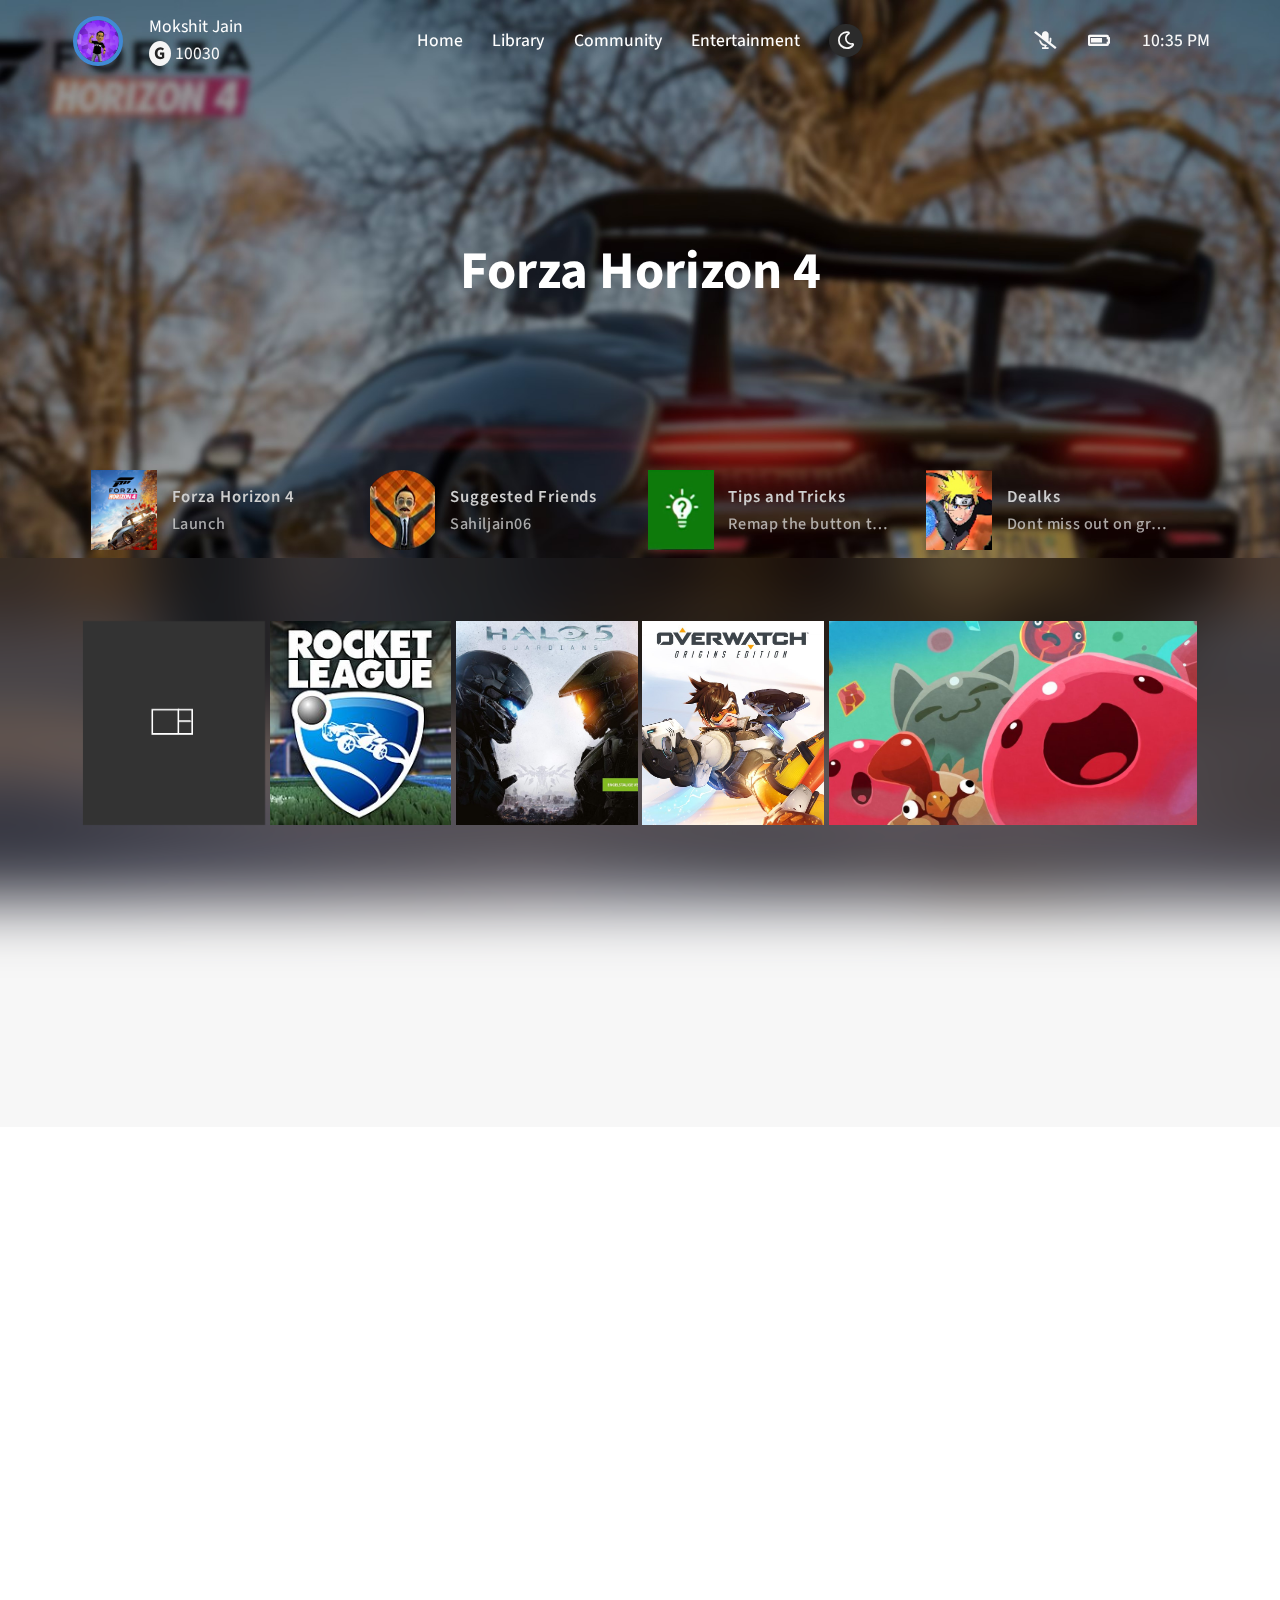
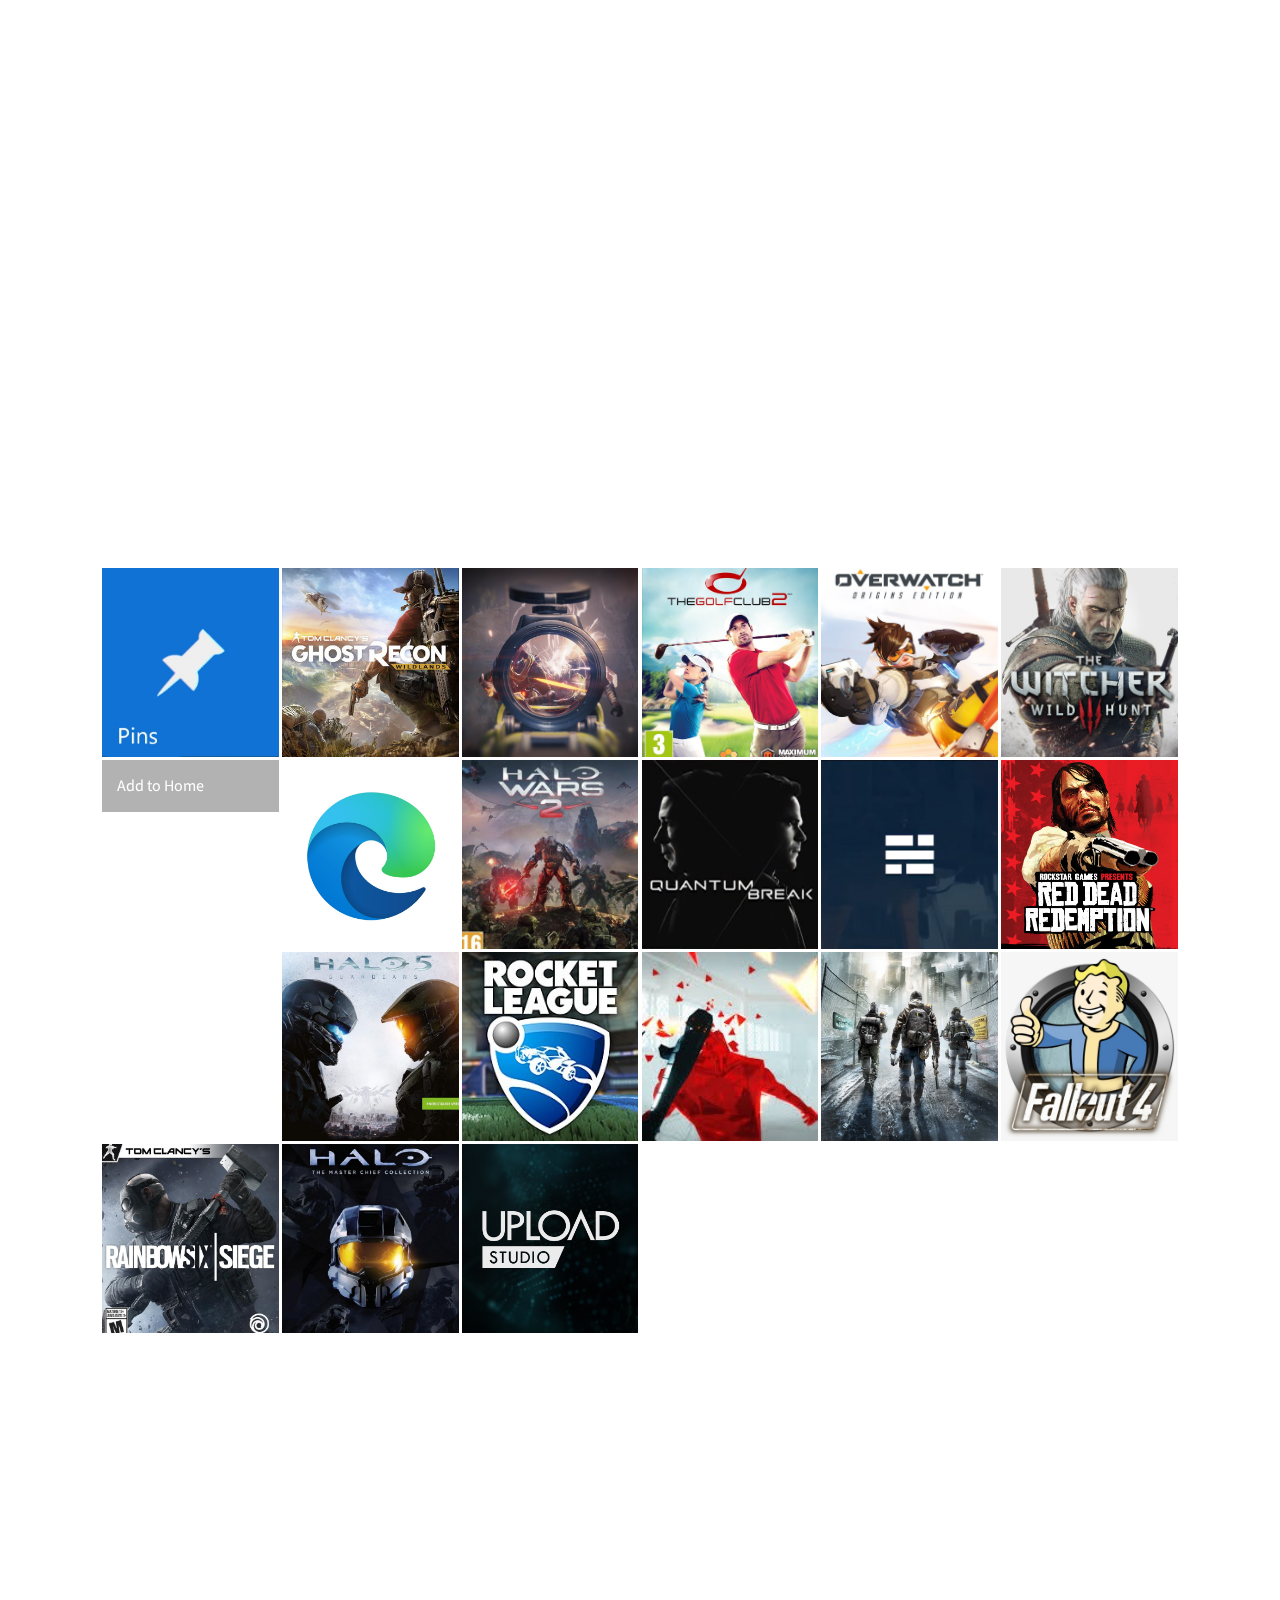
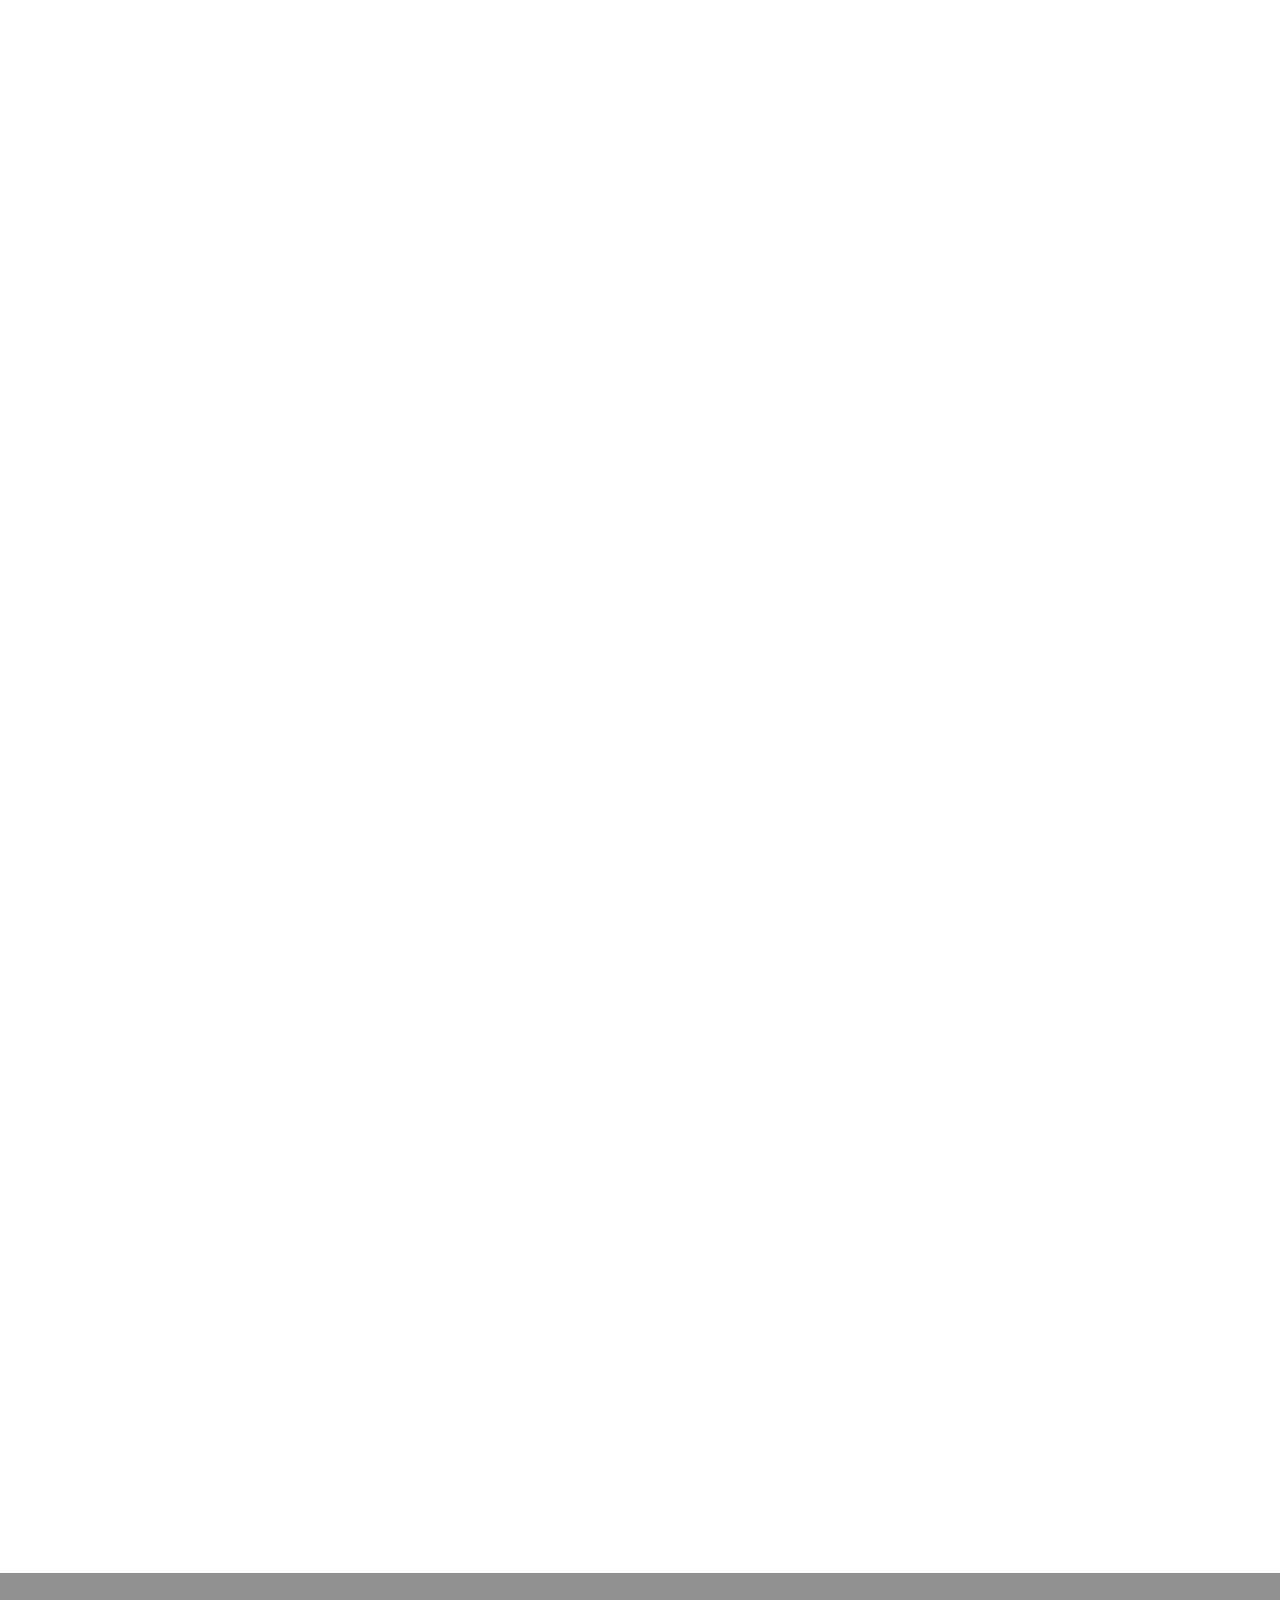
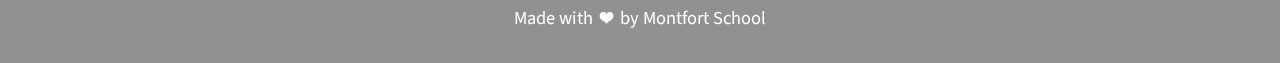
<file: index.html>
<!DOCTYPE html>
<html lang="en">

<head>
  <meta charset="UTF-8">
  <meta name="viewport" content="width=device-width, initial-scale=1.0">
  <link rel="stylesheet" href="https://use.fontawesome.com/releases/v5.7.2/css/all.css">
  <link href="https://unpkg.com/aos@2.3.1/dist/aos.css" rel="stylesheet">
  <link rel="stylesheet" href="./css/style.css">
  <script defer src="./js/app.js"></script>
  <link rel="icon" href="./assets/logo.webp">
  <title>Xbox</title>
</head>

<body>
  <nav-bar></nav-bar>

  <section id="home">
    <div class="display-area">
      <div class="header">
        <div class="title">
          <h1 data-aos="fade-down">Forza Horizon 4</h1>
        </div>

        <div class="options-list">
          <div class="option">
            <div class="img" style="background-image: url('./assets/options/game-forza.jpg');"></div>
            <div class="option-info">
              <div class="option-title">Forza Horizon 4</div>
              <div class="option-subtitle">Launch</div>
            </div>
          </div>
          <div class="option">
            <div class="img" style="background-image: url('./assets/options/friend.png');"></div>
            <div class="option-info">
              <div class="option-title">Suggested Friends</div>
              <div class="option-subtitle">Sahiljain06</div>
            </div>
          </div>
          <div class="option">
            <div class="img" style="background-image: url('./assets/options/help.jpg');"></div>
            <div class="option-info">
              <div class="option-title">Tips and Tricks</div>
              <div class="option-subtitle">Remap the button to get the most out of the game</div>
            </div>
          </div>
          <div class="option">
            <div class="img" style="background-image: url('./assets/options/naruto.jpg');"></div>
            <div class="option-info">
              <div class="option-title">Dealks</div>
              <div class="option-subtitle">Dont miss out on great anime deals.</div>
            </div>
          </div>
        </div>
      </div>
    </div>

    <div class="recent-games">
      <div class="games-list">
        <a href="/library.html">
          <game-item data-aos="fade-up" text="My games and <br /> apps" full="true"></game-item>
        </a>
        <game-item data-aos="fade-up" data-aos-delay="50" image="recent/rocket.jpg" text="Rocket League"></game-item>
        <game-item data-aos="fade-up" data-aos-delay="100" image="recent/halo.jpg" text="Halo 5"></game-item>
        <game-item data-aos="fade-up" data-aos-delay="150" image="pins/overwatch.jpg" text="Overwatch"></game-item>
        <game-item class=" game-wide" data-aos="fade-up" data-aos-delay="200" image="recent/slime-rancher.jpg"
          wide="true" text="New Games with Gold">
        </game-item>
        <game-item data-aos="fade-up" data-aos-delay="250" class="game-wide" image="recent/fortnite.png" wide="true"
          text="Fortnite on Xbox"></game-item>
      </div>
    </div>
  </section>

  <section id="about-wrapper">
    <div class="about">
      <div class="user" data-aos="fade-up">
        <img src="./assets/avatar.png" alt="Avatar">
        <div class="info">
          <p>Last seen 17h ago:</p>
          <p>Microsoft Solitaire</p>
          <p>Collection</p>
        </div>
      </div>
      <div class="invite" data-aos="fade-down">
        <p>Send a message</p>
        <p>Invite to a party</p>
      </div>
      <div class="game-area" data-aos="fade-up">
        <h1 class="game-name">
          Bane of the Kell - Destiny
        </h1>
        <div class="game-info">
          <div class="game-review">
            <div>
              <i class="far fa-heart"></i>
              503
            </div>
            <div>
              <i class="far fa-comment-alt"></i>
              36
            </div>
          </div>
          <p class="p3">
            P3
          </p>
          <div class="time">
            2y ago
          </div>
        </div>
      </div>
  </section>

  <section id="pins">
    <h1 class="heading" data-aos="fade-down">
      Pins
    </h1>
    <div class="games-grid">
      <game-item image="pins/pins.jpg"></game-item>
      <game-item image="pins/ghost-recon.jpg" text="Ghost Recon"></game-item>
      <game-item image="bane-of-kell.jpg" text="Bane of Kell"></game-item>
      <game-item image="pins/golf.jpg" text="The Golf Club"></game-item>
      <game-item image="pins/overwatch.jpg" text="Overwatch"></game-item>
      <game-item image="pins/witcher.jpg" text="Witcher"></game-item>
      <game-item image="pins/edge.jpg" text="Microsoft Edge"></game-item>
      <div class="add">
        Add to Home
      </div>
      <game-item image="pins/halo-2.jpg" text="Halo Wars"></game-item>
      <game-item image="pins/quantam.jpg" text="Quantam Break"></game-item>
      <game-item image="pins/game.jpg" text=""></game-item>
      <game-item image="pins/red.jpg" text="Red Dead Redemption"></game-item>
      <game-item image="recent/halo.jpg" text="Halo 5"></game-item>
      <game-item image="recent/rocket.jpg" text="Rocket League"></game-item>
      <game-item image="pins/superhot.jpg" text="Superhot"></game-item>
      <game-item image="pins/division.jpg" text="The Division"></game-item>
      <game-item image="pins/fallout.png" text="Fallout 4"></game-item>
      <game-item image="pins/rainbow-siege.jpg" text="Rainbow Siege"></game-item>
      <game-item image="pins/halo-master.jpg" text="Halo the Master Chief Collection"></game-item>
      <game-item image="pins/upload.png" text="Upload Studio"></game-item>
    </div>
  </section>

  <section id="game-pass">
    <div class="heading" data-aos="fade-down">
      <h1>Xbox Game Pass</h1>
      <p>Suggested</p>
    </div>
    <div class="game-pass-grid">
      <div class="game-pass-icon" data-aos="fade-up">
        <game-item image="game-pass/xbox.jpeg"></game-item>
        <div class="add">
          Add to Home
        </div>
      </div>
      <div class="game-pass-item" data-aos="fade-up" data-aos-delay="50">
        <div class="content">
          Dead Rising 3
        </div>
      </div>
      <div class="game-pass-item" style="background-image: url('./assets/game-pass/nba.jpg');" data-aos="fade-up"
        data-aos-delay="100">
        <div class="content">
          NBA 2K16
        </div>
      </div>
      <div class="game-pass-item" style="background-image: url('./assets/game-pass/saints-row.jpg');" data-aos="fade-up"
        data-aos-delay="150">
        <div class="content">
          Saints Row IV: Re-Elected
        </div>
      </div>
      <div class="game-pass-item" style="background-image: url('./assets/game-pass/dirt-rally.jpg');" data-aos="fade-up"
        data-aos-delay="200">
        <div class="content">
          DiRT Rally
        </div>
      </div>
    </div>
  </section>

  <section id="videos">
    <h1 class="heading" data-aos="fade-down">
      Game Trailers
    </h1>

    <div class="videos-grid">
      <div class="video-item" data-aos="fade-up" data-aos-delay="250">
        <iframe src="https://www.youtube.com/embed/0tUqIHwHDEc" frameborder="0"
          allow="accelerometer; autoplay; encrypted-media; gyroscope"></iframe>
      </div>
      <div class="video-item" data-aos="fade-up" data-aos-delay="50">
        <iframe src="https://www.youtube.com/embed/1DhWXAiNgfQ" frameborder="0"
          allow="accelerometer; autoplay; encrypted-media; gyroscope"></iframe>
      </div>
      <div class="video-item" data-aos="fade-up" data-aos-delay="100">
        <iframe src="https://www.youtube.com/embed/HZtc5-syeAk" frameborder="0"
          allow="accelerometer; autoplay; encrypted-media; gyroscope"></iframe>
      </div>
      <div class="video-item" data-aos="fade-up" data-aos-delay="150">
        <iframe src="https://www.youtube.com/embed/m1kfCGjOaSw" frameborder="0"
          allow="accelerometer; autoplay; encrypted-media; gyroscope"></iframe>
      </div>
      <div class="video-item" data-aos="fade-up" data-aos-delay="200">
        <iframe src="https://www.youtube.com/embed/-IJuKT1mHO8" frameborder="0"
          allow="accelerometer; autoplay; encrypted-media; gyroscope"></iframe>
      </div>
      <div class="video-item" data-aos="fade-up" data-aos-delay="300">
        <iframe src="https://www.youtube.com/embed/gT9y20K3MD4" frameborder="0"
          allow="accelerometer; autoplay; encrypted-media; gyroscope"></iframe>
      </div>
    </div>
  </section>

  <footer>
    <p>Made with &nbsp;❤&nbsp; by Montfort School</p>
  </footer>

  <script src="https://unpkg.com/aos@2.3.1/dist/aos.js"></script>
  <script>
    AOS.init({
      disable: 'mobile'
    });
  </script>
</body>

</html>
</file>
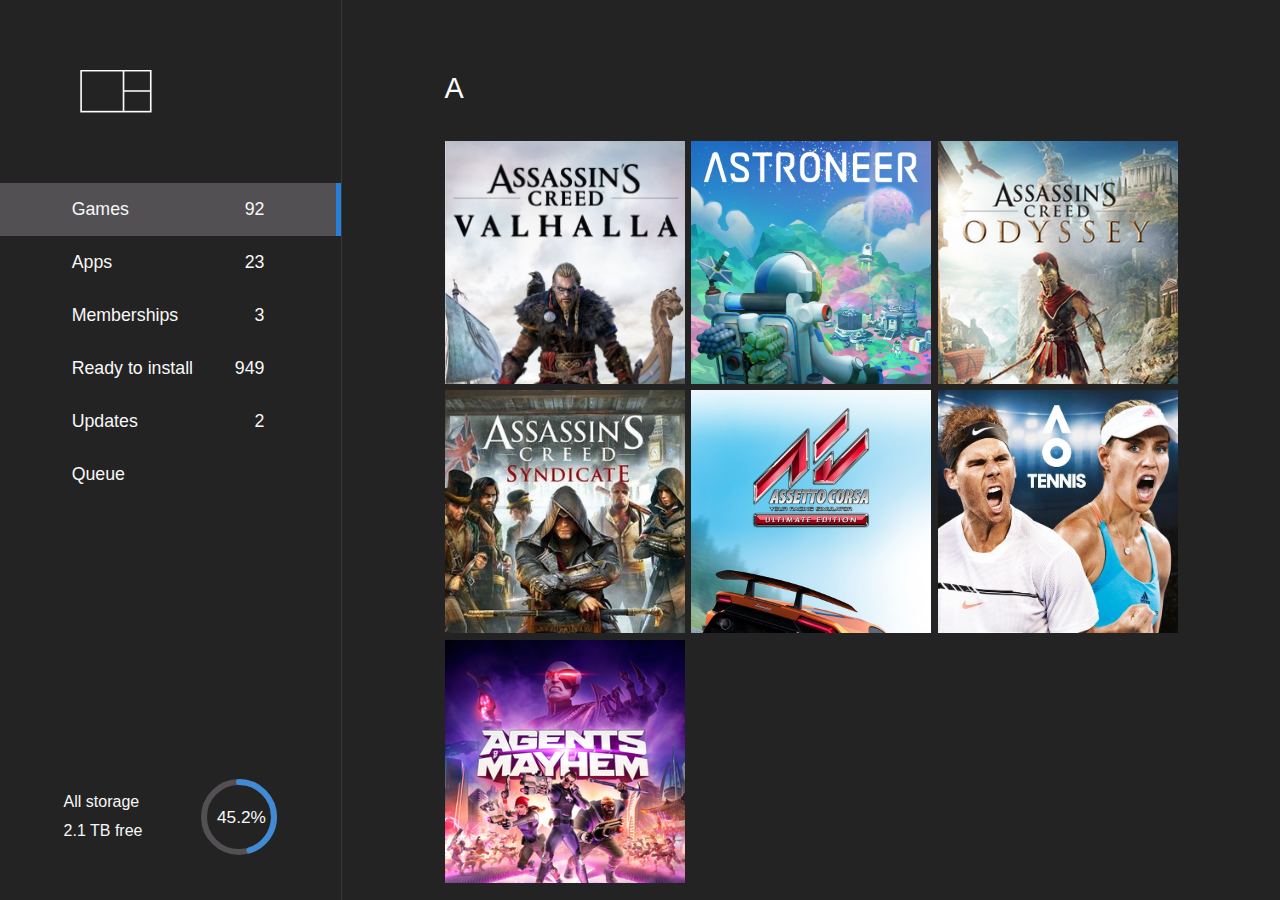
<file: library.html>
<!DOCTYPE html>
<html lang="en">

<head>
  <meta charset="UTF-8">
  <meta name="viewport" content="width=device-width, initial-scale=1.0">
  <link href="https://unpkg.com/aos@2.3.1/dist/aos.css" rel="stylesheet">
  <link rel="stylesheet" href="./css/library.css">
  <script defer src="./js/app.js"></script>
  <script defer src="./js/library.js"></script>
  <link rel="icon" href="./assets/logo.webp">
  <title>Game Library | Xbox</title>
</head>

<body>

  <nav-bar></nav-bar>
  <div class="side-bar">
    <div class="top-area">
      <div class="icon">
        <a href="/">
          <img src="./assets/library/home-transparent.png" alt="">
        </a>
      </div>
      <div class="tabs">
        <div class="tab" id="game">
          <p>Games</p>
          <span class="count">92</span>
        </div>
        <div class="tab" id="app">
          <p>Apps</p>
          <span class="count">23</span>
        </div>
        <div class="tab">
          <p>Memberships</p>
          <span class="count">3</span>
        </div>
        <div class="tab">
          <p>Ready to install</p>
          <span class="count">949</span>
        </div>
        <div class="tab">
          <p>Updates</p>
          <span class="count">2</span>
        </div>
        <div class="tab">
          <p>Queue</p>
          <span class="count"></span>
        </div>
      </div>
    </div>
    <div class="stats">
      <div class="storage">
        <p>All storage</p>
        <p>2.1 TB free</p>
      </div>
      <div class="circle-graph" id="graph" data-percent="45.2"></div>
    </div>
  </div>

  <div class="right-section">

  </div>

  <template id="game-template">
    <div class="alphabet-section">
      <div class="letter">A</div>
      <div class="section-games">
        <game-item link="true" text="Assassin's Creed Valhalla" image="library/assassin.jpg">
        </game-item>
        <game-item link="true" text="Astroneer" image="library/astroneer.jpg"></game-item>
        <game-item link="true" text="Assassin's Creed: Odyssey" image="library/assassin2.png"></game-item>
        <game-item link="true" text="Assassin's Creed: Syndicate" image="library/assassin3.jpg"></game-item>
        <game-item link="true" text="Asseto Corsa" image="library/asseto.jpg"></game-item>
        <game-item link="true" text="AO Tennis" image="library/aotennis.jpg"></game-item>
        <game-item link="true" text="Agents of Mayhem" image="library/mayhem.png"></game-item>
      </div>
    </div>
    <div class="alphabet-section">
      <div class="letter">C</div>
      <div class="section-games">
        <game-item link="true" text="Call of Duty: Infinite Warfare" image="library/callofduty.jpg"></game-item>
        <game-item link="true" text="Call of Duty: Black Ops III" image="library/callofduty2.jpg"></game-item>
        <game-item link="true" text="Call of Duty: Modern Warfare" image="library/callofduty3.jpg"></game-item>
      </div>
    </div>
    <div class="alphabet-section">
      <div class="letter">D</div>
      <div class="section-games">
        <game-item link="true" text="Dirt Rally" image="game-pass/dirt-rally.jpg"></game-item>
        <game-item link="true" text="Destiny" image="library/destiny.jpg"></game-item>
        <game-item link="true" text="Destiny 2" image="library/destiny2.jpg"></game-item>
      </div>
    </div>
  </template>

  <template id="app-template">
    <div class="alphabet-section">
      <div class="letter">A</div>
      <div class="section-games">
        <game-item link="true" text="Asseto Corsa" image="library/asseto.jpg"></game-item>
        <game-item link="true" text="Assassin's Creed: Odyssey" image="library/assassin2.png"></game-item>
        <game-item link="true" text="Astroneer" image="library/astroneer.jpg"></game-item>
        <game-item link="true" text="Assassin's Creed: Syndicate" image="library/assassin3.jpg"></game-item>
        <game-item link="true" text="Agents of Mayhem" image="library/mayhem.png"></game-item>
        <game-item link="true" text="AO Tennis" image="library/aotennis.jpg"></game-item>
        <game-item link="true" text="Assassin's Creed Chronicles: India" image="library/assassin4.jpg"></game-item>
      </div>
    </div>
    <div class="alphabet-section">
      <div class="letter">D</div>
      <div class="section-games">
        <game-item link="true" text="Destiny" image="library/destiny.jpg"></game-item>
        <game-item link="true" text="Destiny 2" image="library/destiny2.jpg"></game-item>
        <game-item link="true" text="Dirt Rally" image="game-pass/dirt-rally.jpg"></game-item>
        <game-item link="true" text="Dirt Rally" image="library/dirt4.jpg"></game-item>
      </div>
    </div>
  </template>

  </div>

  <script src="https://unpkg.com/aos@2.3.1/dist/aos.js"></script>
  <script>
    AOS.init({
      disable: 'mobile'
    });
  </script>


</body>

</html>
</file>
<file: css/style.css>
@import url("https://fonts.googleapis.com/css2?family=Source+Sans+Pro:wght@300;400;600;700&display=swap");*{margin:0;padding:0;-webkit-transition:background 200ms;transition:background 200ms;-webkit-box-sizing:border-box;box-sizing:border-box}::-webkit-scrollbar{width:11px}::-webkit-scrollbar-thumb{background:#4e484b}::-webkit-scrollbar-track{background:#cacaca}:root{--bg1: url('../assets/blur-cover.jpg');--text-color: #fff;--text-color-light: #f8f8f8;--option-title: #cecece;--option-subtitle: #e7e7e7b6;--box-shadow: #3789db;--box-border: #418ad4;--overlay: #2680da;--blur-dark: brightness(80%);--blur-light: brightness(70%);--theme: #2b2b2b;--bg-color: rgba(35, 35, 35, 0.5)}body,html{font-family:'Source Sans Pro', sans-serif;-ms-scroll-snap-type:y mandatory;scroll-snap-type:y mandatory}body{position:relative}a{text-decoration:none !important}nav{min-height:9vh;background:transparent;-ms-grid-columns:(minmax(200px, 1fr))[auto-fit];grid-template-columns:repeat(auto-fit, minmax(200px, 1fr));grid-column-gap:5px;justify-items:center;-webkit-box-align:center;-ms-flex-align:center;align-items:center;display:-ms-grid;display:grid;position:fixed;width:100%;font-size:1.1rem;top:0;left:0;z-index:100;-webkit-transition:-webkit-backdrop-filter 300ms;transition:-webkit-backdrop-filter 300ms;transition:backdrop-filter 300ms;transition:backdrop-filter 300ms, -webkit-backdrop-filter 300ms}.scrolled-down{-webkit-backdrop-filter:blur(15px);backdrop-filter:blur(15px);background:var(--bg-color)}.nav-links{display:-webkit-box;display:-ms-flexbox;display:flex;-webkit-box-align:center;-ms-flex-align:center;align-items:center;-webkit-box-pack:justify;-ms-flex-pack:justify;justify-content:space-between;-ms-grid-column:2;grid-column-start:2;width:70%;grid-column:span 2 / auto}.nav-links a{color:var(--text-color);text-decoration:none;font-weight:450;letter-spacing:0.7}@media (max-width: 1250px){.nav-links{width:90%}}@media (max-width: 800px){.nav-links{position:fixed;background:var(--box-border);height:100vh;width:100%;-webkit-box-orient:vertical;-webkit-box-direction:normal;-ms-flex-direction:column;flex-direction:column;-webkit-clip-path:circle(80px at 90% -10%);clip-path:circle(80px at 90% -10%);-webkit-transition:all 1s ease-out;transition:all 1s ease-out;pointer-events:none;padding:100px 0}.nav-links.open{-webkit-clip-path:circle(1000px at 90% -10%);clip-path:circle(1000px at 90% -10%);pointer-events:all}.nav-links a{font-size:25px;font-weight:600;opacity:0}.nav-links a:nth-child(1){-webkit-transition:all 0.5s ease 0.2s;transition:all 0.5s ease 0.2s}.nav-links a:nth-child(2){-webkit-transition:all 0.5s ease 0.4s;transition:all 0.5s ease 0.4s}.nav-links a:nth-child(3){-webkit-transition:all 0.5s ease 0.6s;transition:all 0.5s ease 0.6s}.nav-links a:nth-child(4){-webkit-transition:all 0.5s ease 0.8s;transition:all 0.5s ease 0.8s}.nav-links a:nth-child(5){-webkit-transition:all 0.5s ease 1s;transition:all 0.5s ease 1s}.nav-links a:nth-child(6){-webkit-transition:all 0.5s ease 1.2s;transition:all 0.5s ease 1.2s}.nav-links a.fade{opacity:1}}.hamburger{display:none}@media (max-width: 800px){.hamburger{display:block;position:absolute;cursor:pointer;right:5%;top:50%;-webkit-transform:translate(-5%, -50%);transform:translate(-5%, -50%);z-index:20}.hamburger .line-1,.hamburger .line-2,.hamburger .line-3{width:30px;height:3px;background:var(--text-color);margin:5px;-webkit-transition:400ms;transition:400ms;border-radius:10px}}.nav-toggle .line-1{-webkit-transform:rotate(-45deg) translate(-5px, 6px);transform:rotate(-45deg) translate(-5px, 6px)}.nav-toggle .line-2{opacity:0}.nav-toggle .line-3{-webkit-transform:rotate(45deg) translate(-5px, -6px);transform:rotate(45deg) translate(-5px, -6px)}.avatar{display:-webkit-box;display:-ms-flexbox;display:flex;-webkit-box-align:center;-ms-flex-align:center;align-items:center;-webkit-box-pack:center;-ms-flex-pack:center;justify-content:center;width:100%}@media (max-width: 840px){.avatar{display:none}}.avatar img{height:auto;width:50px;border:4px solid var(--box-border);border-radius:50px;margin-right:2vw}.avatar .avatar-info{line-height:1.5;color:var(--text-color);font-weight:400}.avatar .avatar-info p:nth-child(2){color:var(--text-color-light)}.avatar .avatar-info .gold{font-weight:700;color:#232323;mix-blend-mode:screen;background-color:#f5f5f5;border-radius:50%;padding:0 5.5px}.nav-time{white-space:pre}.toggle{background:var(--theme);padding:8px;cursor:pointer;border-radius:50%;font-weight:500}.toggle.fa-moon{color:var(--text-color-light)}@media (max-width: 800px){.toggle{font-size:2rem;padding:14px}}.nav-info{color:var(--text-color-light);font-weight:450;display:-webkit-box;display:-ms-flexbox;display:flex;-webkit-box-align:center;-ms-flex-align:center;align-items:center;width:100%;-webkit-box-pack:center;-ms-flex-pack:center;justify-content:center}.nav-info>*{margin:0 1rem}@media (max-width: 970px){.nav-info>*{margin:0 0.6rem;font-size:0.95rem}}@media (max-width: 840px){.nav-info{display:none}}.nav-info #mic{cursor:pointer}.light{--bg1: url('../assets/light-cover.jpg');--text-color: #232323;--text-color-light: #303030;--option-title: #363636;--option-subtitle: #3d3d3d;--box-shadow: #49a4ff;--box-border: #4b9ef1;--overlay: #2787e7;--blur-dark: brightness(95%);--blur-light: brightness(88%);--theme: #fff;--bg-color: rgba(255, 255, 255, 0.6)}#home{background-attachment:fixed;background-image:var(--bg1);background-position:center;background-size:cover;background-repeat:no-repeat;min-height:100vh}@media (min-width: 900px){#home{scroll-snap-align:start}}.display-area{padding-top:9vh}.header{min-height:53vh;display:-webkit-box;display:-ms-flexbox;display:flex;-webkit-box-orient:vertical;-webkit-box-direction:normal;-ms-flex-direction:column;flex-direction:column;-webkit-box-align:center;-ms-flex-align:center;align-items:center;-webkit-box-pack:justify;-ms-flex-pack:justify;justify-content:space-between}.header .title{display:-webkit-box;display:-ms-flexbox;display:flex;-webkit-box-align:center;-ms-flex-align:center;align-items:center;-webkit-box-pack:center;-ms-flex-pack:center;justify-content:center;-webkit-box-flex:1;-ms-flex:1;flex:1;text-align:center}@media (max-width: 620px){.header .title{margin:3rem 1.5rem}}@media (max-width: 520px){.header .title{margin:4rem 1.5rem}}.header .title h1{font-size:3.3rem;color:var(--text-color)}@media (max-width: 600px){.header .title h1{font-size:2.7rem}}.options-list{width:87%;display:-ms-grid;display:grid;-ms-grid-columns:(minmax(245px, 1fr))[auto-fit];grid-template-columns:repeat(auto-fit, minmax(245px, 1fr));margin:0 auto}.options-list .option{display:-webkit-box;display:-ms-flexbox;display:flex;width:100%;height:100%;cursor:pointer;-webkit-transition:scale 200ms ease-in, -webkit-box-shadow 100ms ease-in;transition:scale 200ms ease-in, -webkit-box-shadow 100ms ease-in;transition:box-shadow 100ms ease-in, scale 200ms ease-in;transition:box-shadow 100ms ease-in, scale 200ms ease-in, -webkit-box-shadow 100ms ease-in;border:8px solid transparent}.options-list .option:hover{-webkit-backdrop-filter:blur(9px) saturate(130%);backdrop-filter:blur(9px) saturate(130%);border:8px solid var(--box-border);z-index:100;-webkit-box-shadow:0 0 32px 2px var(--box-shadow);box-shadow:0 0 32px 2px var(--box-shadow);-webkit-transform:scale(1.03);transform:scale(1.03)}.options-list .option .img{background-image:url("../assets/game-forza.jpg");background-position:top;background-size:cover;background-repeat:no-repeat;width:25%}.options-list .option .option-info{padding:14.8px;width:75%}.options-list .option .option-info .option-title{font-weight:600;color:var(--option-title);font-size:1.05rem;letter-spacing:0.9px;margin-bottom:0.2rem}.options-list .option .option-info .option-subtitle{font-size:1.01rem;font-weight:490;white-space:nowrap;overflow:hidden;color:var(--option-subtitle);letter-spacing:0.6px;text-overflow:ellipsis}.recent-games{-webkit-backdrop-filter:blur(33px) saturate(105%) brightness(97%);backdrop-filter:blur(33px) saturate(105%) brightness(97%);padding:7vh 0 10vh}.recent-games .games-list{width:87%;display:-ms-grid;display:grid;-ms-grid-columns:(minmax(150px, 1fr))[auto-fit];grid-template-columns:repeat(auto-fit, minmax(150px, 1fr));margin:0 auto;gap:0.3rem}@media (min-width: 500px){.recent-games .game-wide{grid-column:span 2 / auto}}#about-wrapper{display:-webkit-box;display:-ms-flexbox;display:flex;background-attachment:fixed;background-repeat:no-repeat;padding:5vh 8vw;background-image:var(--bg1);background-size:cover;background-position:center;min-height:100vh;-webkit-box-align:center;-ms-flex-align:center;align-items:center;-webkit-box-pack:center;-ms-flex-pack:center;justify-content:center}@media (min-width: 900px){#about-wrapper{scroll-snap-align:start}}@media (max-width: 700px){#about-wrapper{-webkit-box-align:start;-ms-flex-align:start;align-items:flex-start}}.about{height:40vh;width:100%;display:-ms-grid;display:grid;gap:0.5rem;-webkit-box-align:start;-ms-flex-align:start;align-items:start;grid-auto-rows:1fr;-ms-grid-columns:(minmax(230px, 1fr))[auto-fit];grid-template-columns:repeat(auto-fit, minmax(230px, 1fr))}.user{display:-webkit-box;display:-ms-flexbox;display:flex;-webkit-box-orient:vertical;-webkit-box-direction:normal;-ms-flex-direction:column;flex-direction:column;-webkit-box-align:center;-ms-flex-align:center;align-items:center}.user img{margin:0 0 1.3rem;border-radius:50%;height:23vh;border:10px solid transparent;-webkit-transition:border 100ms ease, -webkit-box-shadow 200ms ease;transition:border 100ms ease, -webkit-box-shadow 200ms ease;transition:border 100ms ease, box-shadow 200ms ease;transition:border 100ms ease, box-shadow 200ms ease, -webkit-box-shadow 200ms ease}@media (max-width: 500px){.user img{height:25vh}}.user img:hover{border:10px solid var(--box-border);-webkit-box-shadow:0 0 36px 3px var(--box-shadow);box-shadow:0 0 36px 3px var(--box-shadow)}.user .info{color:var(--text-color-light);line-height:1.4;letter-spacing:0.7px;word-spacing:1.1px;font-size:1.08rem}.invite{margin-top:1rem}.invite p{padding:14px;margin-bottom:0.3rem;-webkit-backdrop-filter:blur(20px) var(--blur-dark);backdrop-filter:blur(20px) var(--blur-dark);color:var(--text-color-light);cursor:pointer;-webkit-transition:outline 100ms ease, -webkit-box-shadow 200ms ease;transition:outline 100ms ease, -webkit-box-shadow 200ms ease;transition:outline 100ms ease, box-shadow 200ms ease;transition:outline 100ms ease, box-shadow 200ms ease, -webkit-box-shadow 200ms ease}.invite p:hover{z-index:3;outline:10px solid var(--box-border);-webkit-box-shadow:0 0 36px 3px var(--box-shadow);box-shadow:0 0 36px 3px var(--box-shadow)}.game-area{margin-top:1rem;background-image:url("../assets/bane-of-kell.jpg");background-position:center;height:100%;width:100%;background-size:cover;display:-webkit-box;display:-ms-flexbox;display:flex;-webkit-box-orient:vertical;-webkit-box-direction:normal;-ms-flex-direction:column;flex-direction:column;-webkit-transition:outline 100ms ease, -webkit-box-shadow 300ms !important;transition:outline 100ms ease, -webkit-box-shadow 300ms !important;transition:outline 100ms ease, box-shadow 300ms !important;transition:outline 100ms ease, box-shadow 300ms, -webkit-box-shadow 300ms !important}@media (min-width: 600px){.game-area{grid-column:span 2 / auto}}.game-area:hover{z-index:3;outline:10px solid var(--box-border);-webkit-box-shadow:0 0 36px 3px var(--box-shadow);box-shadow:0 0 36px 3px var(--box-shadow)}.game-area .game-name{-webkit-box-flex:1;-ms-flex:1;flex:1;color:#fff;font-size:3rem;margin:1.5rem}.game-area .game-info{-webkit-backdrop-filter:blur(30px) var(--blur-dark);backdrop-filter:blur(30px) var(--blur-dark);padding:14px;display:-ms-grid;display:grid;-ms-grid-columns:(1fr)[3];grid-template-columns:repeat(3, 1fr);justify-items:center;color:#afafaf;font-weight:400}.game-area .game-info .game-review{display:-webkit-box;display:-ms-flexbox;display:flex;-webkit-box-pack:space-evenly;-ms-flex-pack:space-evenly;justify-content:space-evenly;width:100%}.game-area .game-info .fa-heart{cursor:pointer}.game-area .game-info .fa-heart.liked{color:#ff62a1}.game-area .game-info .p3{font-weight:600;color:#fff}#pins{display:-webkit-box;display:-ms-flexbox;display:flex;background-attachment:fixed;background-repeat:no-repeat;padding:5vh 8vw;background-image:var(--bg1);background-size:cover;background-position:center;min-height:100vh;-webkit-box-align:start;-ms-flex-align:start;align-items:flex-start;-webkit-box-orient:vertical;-webkit-box-direction:normal;-ms-flex-direction:column;flex-direction:column;-webkit-box-pack:center;-ms-flex-pack:center;justify-content:center}@media (min-width: 900px){#pins{scroll-snap-align:start}}.heading{font-size:2.8rem;color:var(--text-color);margin-bottom:2rem}.heading h1{font-size:2.8rem}.heading p{color:var(--text-color-light);font-size:1.6rem}.games-grid{display:-ms-grid;display:grid;width:100%;gap:0.2rem;grid-auto-rows:21vh;-ms-grid-columns:(minmax(170px, 1fr))[auto-fill];grid-template-columns:repeat(auto-fill, minmax(170px, 1fr))}@media (max-width: 700px){.games-grid{-ms-grid-columns:(minmax(150px, 1fr))[auto-fill];grid-template-columns:repeat(auto-fill, minmax(150px, 1fr))}}.add{color:var(--text-color);-webkit-backdrop-filter:blur(30px) var(--blur-light);backdrop-filter:blur(30px) var(--blur-light);cursor:pointer;padding:15px;height:-webkit-fit-content;height:-moz-fit-content;height:fit-content;-webkit-transition:scale 100ms ease, -webkit-box-shadow 200ms;transition:scale 100ms ease, -webkit-box-shadow 200ms;transition:scale 100ms ease, box-shadow 200ms;transition:scale 100ms ease, box-shadow 200ms, -webkit-box-shadow 200ms}.add:hover{z-index:3;outline:10px solid var(--box-border);-webkit-box-shadow:0 0 36px 3px var(--box-shadow);box-shadow:0 0 36px 3px var(--box-shadow);-webkit-transform:scale(1.03);transform:scale(1.03)}@media (min-width: 1270px){.add{-ms-grid-row:2;-ms-grid-row-span:2;grid-row:2 / 4}}#game-pass{display:-webkit-box;display:-ms-flexbox;display:flex;background-attachment:fixed;background-repeat:no-repeat;padding:5vh 8vw;background-image:var(--bg1);background-size:cover;background-position:center;min-height:100vh;-webkit-box-align:start;-ms-flex-align:start;align-items:flex-start;-webkit-box-pack:center;-ms-flex-pack:center;justify-content:center;-webkit-box-orient:vertical;-webkit-box-direction:normal;-ms-flex-direction:column;flex-direction:column}@media (min-width: 900px){#game-pass{scroll-snap-align:start}}.game-pass-grid{display:-ms-grid;display:grid;gap:0.5rem;width:100%;grid-auto-rows:1fr;-ms-grid-columns:(minmax(70px, 1fr))[auto-fit];grid-template-columns:repeat(auto-fit, minmax(70px, 1fr))}.game-pass-grid .game-pass-icon{display:-webkit-box;display:-ms-flexbox;display:flex;-webkit-box-orient:vertical;-webkit-box-direction:normal;-ms-flex-direction:column;flex-direction:column;grid-column:span 4 / auto}.game-pass-grid .game-pass-icon .add{margin-top:1rem}@media (min-width: 800px){.game-pass-grid .game-pass-icon{margin-right:1rem}}@media (max-width: 800px){.game-pass-grid .game-pass-icon{grid-column:span 3 / auto}}.game-pass-grid .game-pass-item{position:relative;grid-column:span 3 / auto;height:100%;width:100%;background-image:url("../assets/game-pass/dead-rising.jpg");background-position:top;background-size:cover;-webkit-box-shadow:inset 0 0 10px 0 #232323;box-shadow:inset 0 0 10px 0 #232323;cursor:pointer}.game-pass-grid .game-pass-item .content{position:absolute;bottom:0;width:100%;height:50%;display:-webkit-box;display:-ms-flexbox;display:flex;-webkit-box-align:end;-ms-flex-align:end;align-items:flex-end;padding:1rem;color:#fff;background-image:-webkit-gradient(linear, left bottom, left top, from(#000), color-stop(#000000b6), to(#0000));background-image:linear-gradient(to top, #000, #000000b6, #0000);font-size:1.1rem;letter-spacing:0.75px}.game-pass-grid .game-pass-item:hover{z-index:3;outline:8px solid var(--box-border);-webkit-box-shadow:0 0 48px 5px var(--box-shadow);box-shadow:0 0 48px 5px var(--box-shadow);-webkit-transform:scale(1.02);transform:scale(1.02)}#videos{display:-webkit-box;display:-ms-flexbox;display:flex;background-attachment:fixed;background-repeat:no-repeat;padding:5vh 8vw;background-image:var(--bg1);background-size:cover;background-position:center;min-height:100vh;-webkit-box-orient:vertical;-webkit-box-direction:normal;-ms-flex-direction:column;flex-direction:column;-webkit-box-pack:center;-ms-flex-pack:center;justify-content:center}@media (min-width: 900px){#videos{scroll-snap-align:start}}@media (max-width: 1100px){#videos{padding-bottom:20%}}.videos-grid{display:-ms-grid;display:grid;-ms-grid-columns:(minmax(325px, 1fr))[auto-fit];grid-template-columns:repeat(auto-fit, minmax(325px, 1fr));grid-gap:1.6rem}.videos-grid .video-item{padding-top:56.25%;position:relative}.videos-grid .video-item iframe{width:100%;height:100%;top:0;left:0;position:absolute;-webkit-transition:-webkit-transform 300ms;transition:-webkit-transform 300ms;transition:transform 300ms;transition:transform 300ms, -webkit-transform 300ms}.videos-grid .video-item iframe:hover{outline:9px solid var(--box-border);-webkit-transform:scale(1.03);transform:scale(1.03);z-index:3;-webkit-box-shadow:0 0 49px 5px var(--box-shadow);box-shadow:0 0 49px 5px var(--box-shadow)}footer{width:100%;position:absolute;bottom:0;left:0;padding:2rem;-webkit-backdrop-filter:blur(8px);backdrop-filter:blur(8px);background:var(--bg-color);z-index:10}footer p{color:var(--text-color);font-size:1.15rem;text-align:center}
/*# sourceMappingURL=style.css.map */
</file>
<file: css/library.css>
@import url("https://fonts.googleapis.com/css2?family=Source+Sans+Pro:wght@300;400;600;700&display=swap");*{margin:0;padding:0;-webkit-transition:background 200ms;transition:background 200ms;-webkit-box-sizing:border-box;box-sizing:border-box}::-webkit-scrollbar{width:11px}::-webkit-scrollbar-thumb{background:#4e484b}::-webkit-scrollbar-track{background:#cacaca}:root{--bg1: url('../assets/blur-cover.jpg');--text-color: #fff;--text-color-light: #f8f8f8;--option-title: #cecece;--option-subtitle: #e7e7e7b6;--box-shadow: #3789db;--box-border: #418ad4;--overlay: #2680da;--blur-dark: brightness(80%);--blur-light: brightness(70%);--theme: #2b2b2b;--bg-color: rgba(35, 35, 35, 0.5)}body,html{font-family:'Source Sans Pro', sans-serif;-ms-scroll-snap-type:y mandatory;scroll-snap-type:y mandatory}body{position:relative}a{text-decoration:none !important}.light{--bg1: url('../assets/light-cover.jpg');--text-color: #232323;--text-color-light: #303030;--option-title: #363636;--option-subtitle: #3d3d3d;--box-shadow: #49a4ff;--box-border: #4b9ef1;--overlay: #2787e7;--blur-dark: brightness(95%);--blur-light: brightness(88%);--theme: #fff;--bg-color: rgba(255, 255, 255, 0.6)}nav{min-height:9vh;background:transparent;-ms-grid-columns:(minmax(200px, 1fr))[auto-fit];grid-template-columns:repeat(auto-fit, minmax(200px, 1fr));grid-column-gap:5px;justify-items:center;-webkit-box-align:center;-ms-flex-align:center;align-items:center;display:-ms-grid;display:grid;position:fixed;width:100%;font-size:1.1rem;top:0;left:0;z-index:100;-webkit-transition:-webkit-backdrop-filter 300ms;transition:-webkit-backdrop-filter 300ms;transition:backdrop-filter 300ms;transition:backdrop-filter 300ms, -webkit-backdrop-filter 300ms}.scrolled-down{-webkit-backdrop-filter:blur(15px);backdrop-filter:blur(15px);background:var(--bg-color)}.nav-links{display:-webkit-box;display:-ms-flexbox;display:flex;-webkit-box-align:center;-ms-flex-align:center;align-items:center;-webkit-box-pack:justify;-ms-flex-pack:justify;justify-content:space-between;-ms-grid-column:2;grid-column-start:2;width:70%;grid-column:span 2 / auto}.nav-links a{color:var(--text-color);text-decoration:none;font-weight:450;letter-spacing:0.7}@media (max-width: 1250px){.nav-links{width:90%}}@media (max-width: 800px){.nav-links{position:fixed;background:var(--box-border);height:100vh;width:100%;-webkit-box-orient:vertical;-webkit-box-direction:normal;-ms-flex-direction:column;flex-direction:column;-webkit-clip-path:circle(80px at 90% -10%);clip-path:circle(80px at 90% -10%);-webkit-transition:all 1s ease-out;transition:all 1s ease-out;pointer-events:none;padding:100px 0}.nav-links.open{-webkit-clip-path:circle(1000px at 90% -10%);clip-path:circle(1000px at 90% -10%);pointer-events:all}.nav-links a{font-size:25px;font-weight:600;opacity:0}.nav-links a:nth-child(1){-webkit-transition:all 0.5s ease 0.2s;transition:all 0.5s ease 0.2s}.nav-links a:nth-child(2){-webkit-transition:all 0.5s ease 0.4s;transition:all 0.5s ease 0.4s}.nav-links a:nth-child(3){-webkit-transition:all 0.5s ease 0.6s;transition:all 0.5s ease 0.6s}.nav-links a:nth-child(4){-webkit-transition:all 0.5s ease 0.8s;transition:all 0.5s ease 0.8s}.nav-links a:nth-child(5){-webkit-transition:all 0.5s ease 1s;transition:all 0.5s ease 1s}.nav-links a:nth-child(6){-webkit-transition:all 0.5s ease 1.2s;transition:all 0.5s ease 1.2s}.nav-links a.fade{opacity:1}}.hamburger{display:none}@media (max-width: 800px){.hamburger{display:block;position:absolute;cursor:pointer;right:5%;top:50%;-webkit-transform:translate(-5%, -50%);transform:translate(-5%, -50%);z-index:20}.hamburger .line-1,.hamburger .line-2,.hamburger .line-3{width:30px;height:3px;background:var(--text-color);margin:5px;-webkit-transition:400ms;transition:400ms;border-radius:10px}}.nav-toggle .line-1{-webkit-transform:rotate(-45deg) translate(-5px, 6px);transform:rotate(-45deg) translate(-5px, 6px)}.nav-toggle .line-2{opacity:0}.nav-toggle .line-3{-webkit-transform:rotate(45deg) translate(-5px, -6px);transform:rotate(45deg) translate(-5px, -6px)}.avatar{display:-webkit-box;display:-ms-flexbox;display:flex;-webkit-box-align:center;-ms-flex-align:center;align-items:center;-webkit-box-pack:center;-ms-flex-pack:center;justify-content:center;width:100%}@media (max-width: 840px){.avatar{display:none}}.avatar img{height:auto;width:50px;border:4px solid var(--box-border);border-radius:50px;margin-right:2vw}.avatar .avatar-info{line-height:1.5;color:var(--text-color);font-weight:400}.avatar .avatar-info p:nth-child(2){color:var(--text-color-light)}.avatar .avatar-info .gold{font-weight:700;color:#232323;mix-blend-mode:screen;background-color:#f5f5f5;border-radius:50%;padding:0 5.5px}.nav-time{white-space:pre}.toggle{background:var(--theme);padding:8px;cursor:pointer;border-radius:50%;font-weight:500}.toggle.fa-moon{color:var(--text-color-light)}@media (max-width: 800px){.toggle{font-size:2rem;padding:14px}}.nav-info{color:var(--text-color-light);font-weight:450;display:-webkit-box;display:-ms-flexbox;display:flex;-webkit-box-align:center;-ms-flex-align:center;align-items:center;width:100%;-webkit-box-pack:center;-ms-flex-pack:center;justify-content:center}.nav-info>*{margin:0 1rem}@media (max-width: 970px){.nav-info>*{margin:0 0.6rem;font-size:0.95rem}}@media (max-width: 840px){.nav-info{display:none}}.nav-info #mic{cursor:pointer}:root{--bg-color: #232323;--border-color: #383838;--tab-bg: #525052;--tab-hover: #3f3d3f}.light{--bg-color: #fafafa;--border-color: #dfdfdf;--tab-bg: #eaeaea;--tab-hover: #f0f0f0}body{background:var(--bg-color);height:100vh;display:-webkit-box;display:-ms-flexbox;display:flex;font-family:'Segoe UI', Tahoma, Geneva, Verdana, sans-serif}@media (min-width: 770px){nav{display:none}}.side-bar{width:28vw;display:-webkit-box;display:-ms-flexbox;display:flex;-webkit-box-orient:vertical;-webkit-box-direction:normal;-ms-flex-direction:column;flex-direction:column;-webkit-box-align:center;-ms-flex-align:center;align-items:center;border-right:1.7px solid var(--border-color);-webkit-box-pack:justify;-ms-flex-pack:justify;justify-content:space-between}@media (max-width: 770px){.side-bar{display:none}}.top-area{width:100%}.icon{width:21%;height:50%;margin:0 auto 0 5rem}.icon img{height:100%;-o-object-fit:contain;object-fit:contain;width:100%}.tabs{width:100%;color:var(--text-color-light)}.tabs .tab{width:100%;padding:1rem 5.6vw;font-size:1.11rem;display:-webkit-box;display:-ms-flexbox;display:flex;-webkit-box-align:center;-ms-flex-align:center;align-items:center;-webkit-box-pack:justify;-ms-flex-pack:justify;justify-content:space-between;border-right:5px solid transparent;cursor:pointer;-webkit-transition:background 200ms ease;transition:background 200ms ease}@media (max-width: 1150px){.tabs .tab{padding:0.87rem 2.6rem}}.tabs .tab:hover{background:var(--tab-hover);border-right:5px solid var(--box-shadow)}.tabs .tab.active{background:var(--tab-bg);border-right:5px solid var(--overlay)}@media (max-width: 980px){.tabs .tab .count{display:none}}.stats{display:-webkit-box;display:-ms-flexbox;display:flex;-webkit-box-align:center;-ms-flex-align:center;align-items:center;-ms-flex-pack:distribute;justify-content:space-around;margin:5vh 0;width:80%;color:var(--text-color-light)}.storage{line-height:1.8;font-size:1rem}@media (max-width: 1150px){.storage{display:none}}.circle-graph{position:relative;width:76px;height:76px}canvas{display:block;position:absolute;top:0;left:0}.storage-percent{color:var(--text-color-light);display:block;line-height:76px;width:76px;text-align:center;font-family:sans-serif;font-size:1.08rem;font-weight:400;margin-left:2px}.right-section{width:calc(100vw - 24vw);padding:0 8vw;overflow-y:auto}@media (max-width: 770px){.right-section{width:100vw}}.alphabet-section{display:-webkit-box;display:-ms-flexbox;display:flex;-webkit-box-orient:vertical;-webkit-box-direction:normal;-ms-flex-direction:column;flex-direction:column;margin:8vh 0}.alphabet-section .letter{color:var(--text-color);font-size:1.8rem;font-weight:400;text-transform:uppercase;margin:0 0 4vh}.alphabet-section .section-games{display:-ms-grid;display:grid;-ms-grid-columns:(minmax(180px, 1fr))[auto-fill];grid-template-columns:repeat(auto-fill, minmax(180px, 1fr));gap:0.4rem;grid-auto-rows:27vh}@media (max-width: 550px){.alphabet-section .section-games{-ms-grid-columns:(minmax(140px, 1fr))[auto-fit];grid-template-columns:repeat(auto-fit, minmax(140px, 1fr))}}
/*# sourceMappingURL=library.css.map */
</file>
